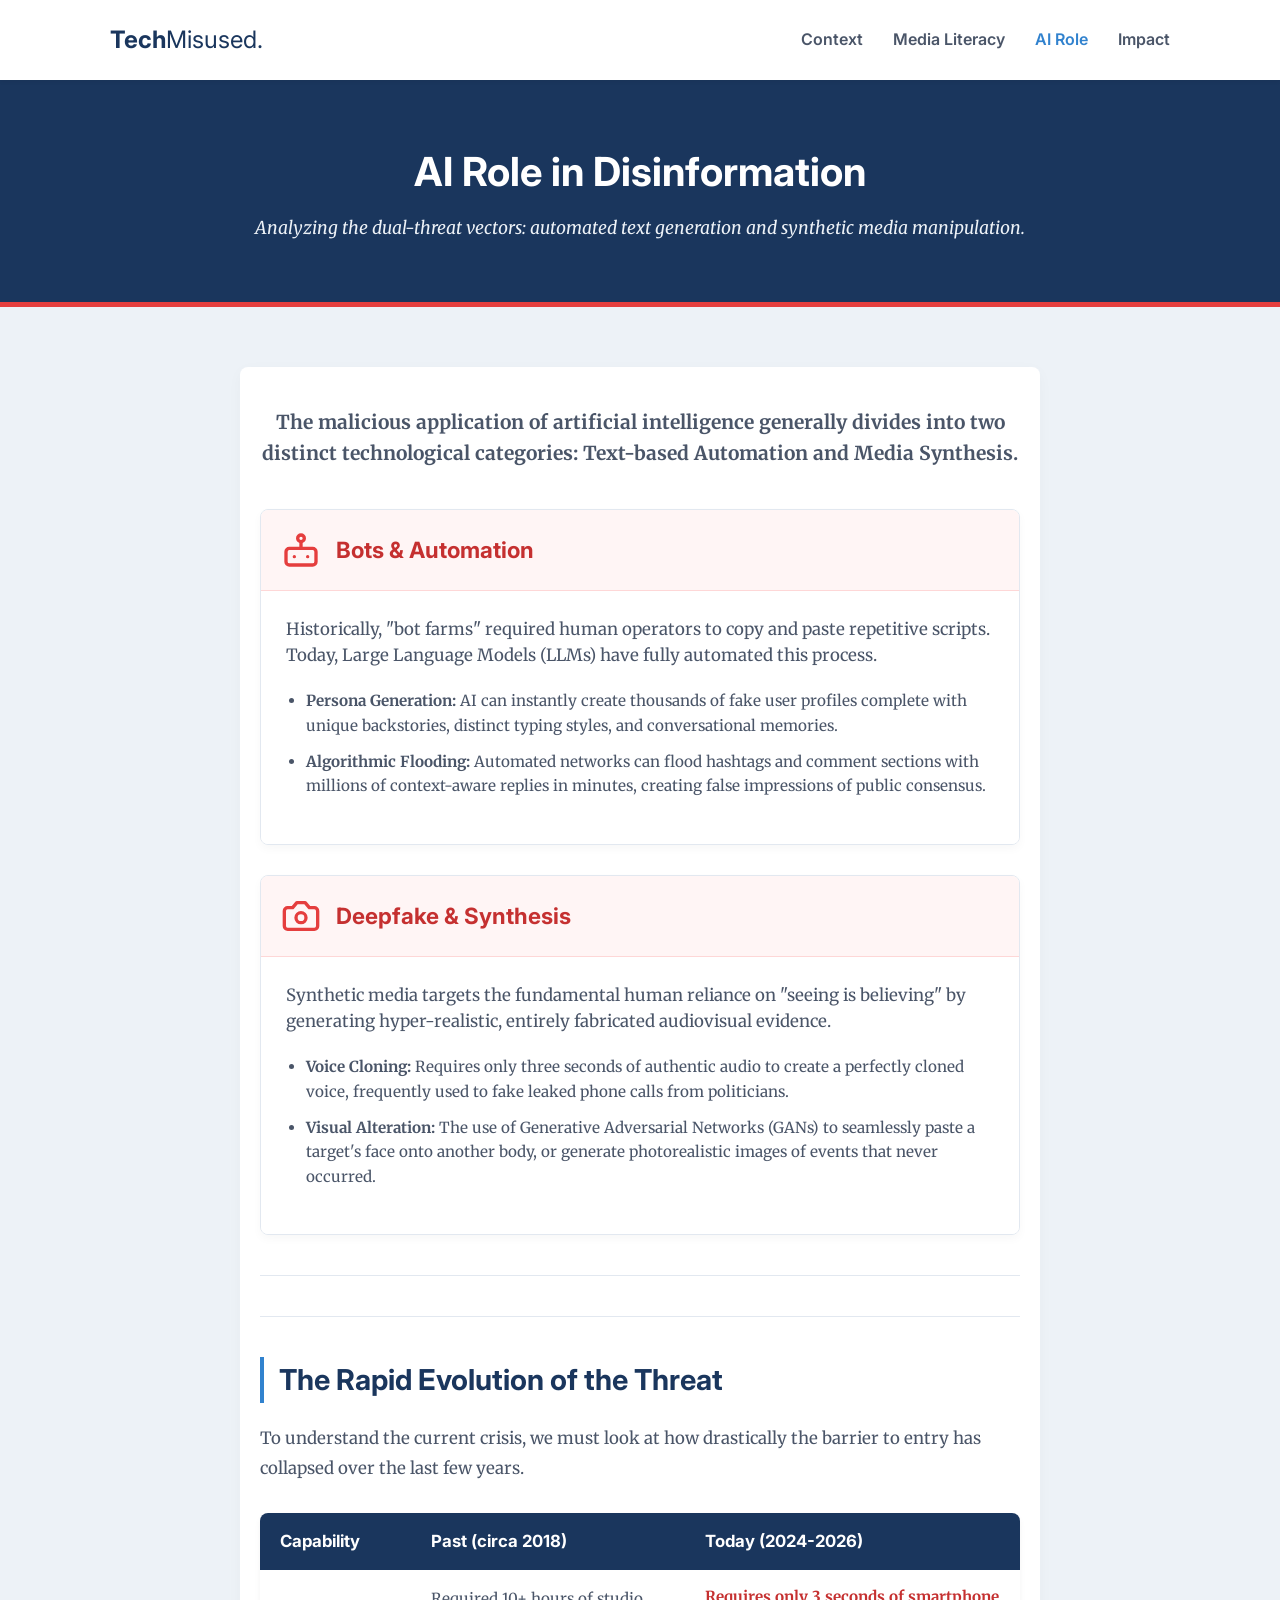
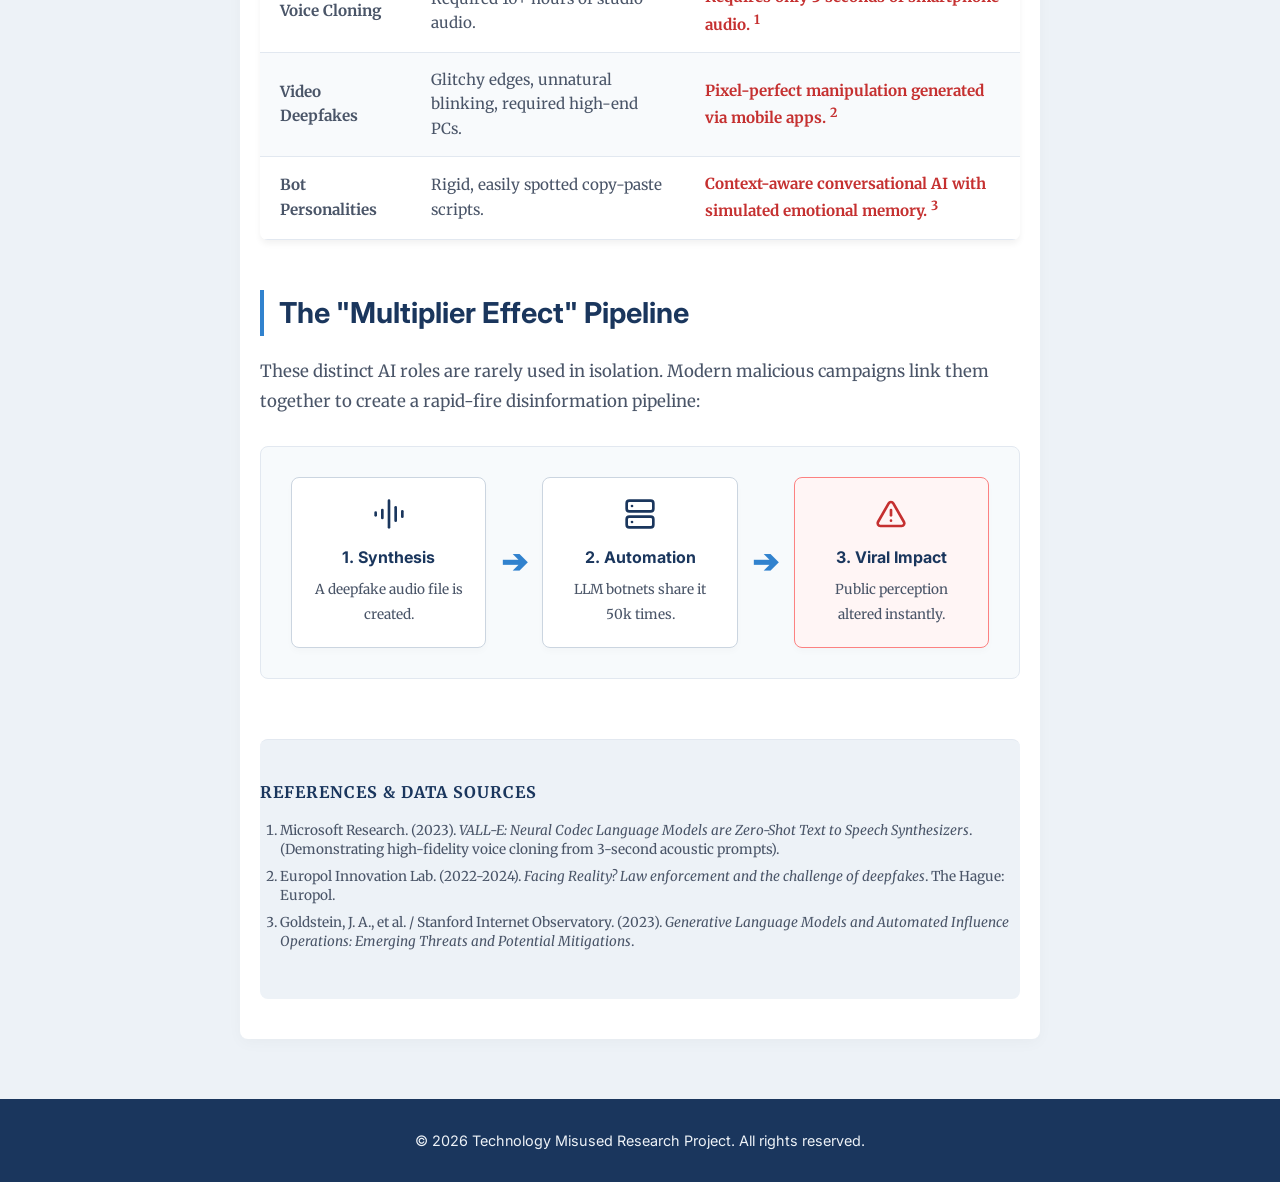
<file: ai-role.html>
<!DOCTYPE html>
<html lang="en">
<head>
    <meta charset="UTF-8">
    <meta name="viewport" content="width=device-width, initial-scale=1.0">
    <title>3. AI Role | Technology Misused</title>
    <link rel="stylesheet" href="style.css">
    <link href="https://fonts.googleapis.com/css2?family=Inter:wght@400;600;700&family=Merriweather:wght@300;400;700&display=swap" rel="stylesheet">
</head>
<body>

    <!-- ========================= -->
    <!-- HEADER & NAVIGATION START -->
    <!-- ========================= -->
    <header class="site-header">
        <div class="container nav-container">
            <div class="site-logo">
                <a href="index.html" style="text-decoration: none; color: inherit;"><strong>Tech</strong>Misused.</a>
            </div>
            <nav class="main-nav">
                <ul>
                    <li><a href="context.html">Context</a></li>
                    <li><a href="methodology.html">Media Literacy</a></li>
                    <li><a href="ai-role.html" class="active">AI Role</a></li>
                    <li><a href="impact.html">Impact</a></li>
                </ul>
            </nav>
        </div>
    </header>

    <!-- ========================= -->
    <!-- PAGE HERO HEADER START    -->
    <!-- ========================= -->
    <section class="page-header" style="border-bottom-color: #E53E3E;"> <!-- Red accent for threat level -->
        <div class="container">
            <h1>AI Role in Disinformation</h1>
            <p>Analyzing the dual-threat vectors: automated text generation and synthetic media manipulation.</p>
        </div>
    </section>

    <!-- ========================= -->
    <!-- ACADEMIC CONTENT START    -->
    <!-- ========================= -->
    <main class="reading-container">
        
        <p class="lead-text" style="text-align: center; margin-bottom: 40px;">The malicious application of artificial intelligence generally divides into two distinct technological categories: Text-based Automation and Media Synthesis.</p>

        <!-- Threat Profiles Container -->
        <div class="threat-profiles">
            
            <!-- From Sitemap: Bots & Automation -->
            <div class="threat-card">
                <div class="threat-header">
                    <svg width="40" height="40" viewBox="0 0 24 24" fill="none" stroke="#E53E3E" stroke-width="2" stroke-linecap="round" stroke-linejoin="round"><rect x="3" y="11" width="18" height="10" rx="2"></rect><circle cx="12" cy="5" r="2"></circle><path d="M12 7v4"></path><line x1="8" y1="16" x2="8" y2="16"></line><line x1="16" y1="16" x2="16" y2="16"></line></svg>
                    <h3>Bots & Automation</h3>
                </div>
                <div class="threat-body">
                    <p>Historically, "bot farms" required human operators to copy and paste repetitive scripts. Today, Large Language Models (LLMs) have fully automated this process.</p>
                    <ul class="academic-list small-list">
                        <li><strong>Persona Generation:</strong> AI can instantly create thousands of fake user profiles complete with unique backstories, distinct typing styles, and conversational memories.</li>
                        <li><strong>Algorithmic Flooding:</strong> Automated networks can flood hashtags and comment sections with millions of context-aware replies in minutes, creating false impressions of public consensus.</li>
                    </ul>
                </div>
            </div>

            <!-- From Sitemap: Deepfake & Synthesis -->
            <div class="threat-card">
                <div class="threat-header">
                    <svg width="40" height="40" viewBox="0 0 24 24" fill="none" stroke="#E53E3E" stroke-width="2" stroke-linecap="round" stroke-linejoin="round"><path d="M14.5 4h-5L7 7H4a2 2 0 0 0-2 2v9a2 2 0 0 0 2 2h16a2 2 0 0 0 2-2V9a2 2 0 0 0-2-2h-3l-2.5-3z"></path><circle cx="12" cy="13" r="3"></circle></svg>
                    <h3>Deepfake & Synthesis</h3>
                </div>
                <div class="threat-body">
                    <p>Synthetic media targets the fundamental human reliance on "seeing is believing" by generating hyper-realistic, entirely fabricated audiovisual evidence.</p>
                    <ul class="academic-list small-list">
                        <li><strong>Voice Cloning:</strong> Requires only three seconds of authentic audio to create a perfectly cloned voice, frequently used to fake leaked phone calls from politicians.</li>
                        <li><strong>Visual Alteration:</strong> The use of Generative Adversarial Networks (GANs) to seamlessly paste a target's face onto another body, or generate photorealistic images of events that never occurred.</li>
                    </ul>
                </div>
            </div>

        </div>

        <hr class="section-divider">

<hr class="section-divider">

<!-- NEW VISUAL 1: Data Comparison Table -->
        <section class="content-block">
            <h2>The Rapid Evolution of the Threat</h2>
            <p>To understand the current crisis, we must look at how drastically the barrier to entry has collapsed over the last few years.</p>
            
            <div class="table-container">
                <table class="academic-table">
                    <thead>
                        <tr>
                            <th>Capability</th>
                            <th>Past (circa 2018)</th>
                            <th>Today (2024-2026)</th>
                        </tr>
                    </thead>
                    <tbody>
                        <tr>
                            <td><strong>Voice Cloning</strong></td>
                            <td>Required 10+ hours of studio audio.</td>
                            <td class="danger-text">Requires only 3 seconds of smartphone audio. <sup>1</sup></td>
                        </tr>
                        <tr>
                            <td><strong>Video Deepfakes</strong></td>
                            <td>Glitchy edges, unnatural blinking, required high-end PCs.</td>
                            <td class="danger-text">Pixel-perfect manipulation generated via mobile apps. <sup>2</sup></td>
                        </tr>
                        <tr>
                            <td><strong>Bot Personalities</strong></td>
                            <td>Rigid, easily spotted copy-paste scripts.</td>
                            <td class="danger-text">Context-aware conversational AI with simulated emotional memory. <sup>3</sup></td>
                        </tr>
                    </tbody>
                </table>
            </div>
        </section>

        <!-- NEW VISUAL 2: The Pipeline Diagram -->
        <section class="content-block" style="margin-top: 50px;">
            <h2>The "Multiplier Effect" Pipeline</h2>
            <p>These distinct AI roles are rarely used in isolation. Modern malicious campaigns link them together to create a rapid-fire disinformation pipeline:</p>

            <div class="pipeline-diagram">
                <!-- Step 1 -->
                <div class="pipeline-box">
                    <span class="pipeline-icon">
                        <!-- Audio Waveform SVG -->
                        <svg width="32" height="32" viewBox="0 0 24 24" fill="none" stroke="currentColor" stroke-width="2" stroke-linecap="round" stroke-linejoin="round" style="color: var(--navy-blue);"><path d="M12 2v20"></path><path d="M17 7v10"></path><path d="M7 9v6"></path><path d="M22 10v4"></path><path d="M2 11v2"></path></svg>
                    </span>
                    <strong>1. Synthesis</strong>
                    <span>A deepfake audio file is created.</span>
                </div>
                
                <div class="pipeline-arrow">➔</div>

                <!-- Step 2 -->
                <div class="pipeline-box">
                    <span class="pipeline-icon">
                        <!-- Server/Bot Network SVG -->
                        <svg width="32" height="32" viewBox="0 0 24 24" fill="none" stroke="currentColor" stroke-width="2" stroke-linecap="round" stroke-linejoin="round" style="color: var(--navy-blue);"><rect x="2" y="2" width="20" height="8" rx="2" ry="2"></rect><rect x="2" y="14" width="20" height="8" rx="2" ry="2"></rect><line x1="6" y1="6" x2="6.01" y2="6"></line><line x1="6" y1="18" x2="6.01" y2="18"></line></svg>
                    </span>
                    <strong>2. Automation</strong>
                    <span>LLM botnets share it 50k times.</span>
                </div>

                <div class="pipeline-arrow">➔</div>

                <!-- Step 3 -->
                <div class="pipeline-box alert-box">
                    <span class="pipeline-icon">
                        <!-- Alert/Warning SVG -->
                        <svg width="32" height="32" viewBox="0 0 24 24" fill="none" stroke="currentColor" stroke-width="2" stroke-linecap="round" stroke-linejoin="round" style="color: #C53030;"><path d="m21.73 18-8-14a2 2 0 0 0-3.48 0l-8 14A2 2 0 0 0 4 21h16a2 2 0 0 0 1.73-3Z"></path><line x1="12" y1="9" x2="12" y2="13"></line><line x1="12" y1="17" x2="12.01" y2="17"></line></svg>
                    </span>
                    <strong>3. Viral Impact</strong>
                    <span>Public perception altered instantly.</span>
                </div>
            </div>
        </section>

        <!-- ============================== -->
        <!-- CITATIONS / REFERENCES START   -->
        <!-- ============================== -->
        <section class="citations-section" style="margin-top: 60px; border-radius: 8px;">
            <div class="container" style="padding-left: 0; padding-right: 0;">
                <h4>References & Data Sources</h4>
                <ol>
                    <li>Microsoft Research. (2023). <em>VALL-E: Neural Codec Language Models are Zero-Shot Text to Speech Synthesizers</em>. (Demonstrating high-fidelity voice cloning from 3-second acoustic prompts).</li>
                    <li>Europol Innovation Lab. (2022-2024). <em>Facing Reality? Law enforcement and the challenge of deepfakes</em>. The Hague: Europol.</li>
                    <li>Goldstein, J. A., et al. / Stanford Internet Observatory. (2023). <em>Generative Language Models and Automated Influence Operations: Emerging Threats and Potential Mitigations</em>.</li>
                </ol>
            </div>
        </section>
        <!-- ============================ -->
        <!-- CITATIONS / REFERENCES END   -->
        <!-- ============================ -->

    </main>

    <!-- ================= -->
    <!-- FOOTER START      -->
    <!-- ================= -->
    <footer class="site-footer">
        <div class="container">
            <p>&copy; 2026 Technology Misused Research Project. All rights reserved.</p>
        </div>
    </footer>

</body>
</html>
</file>
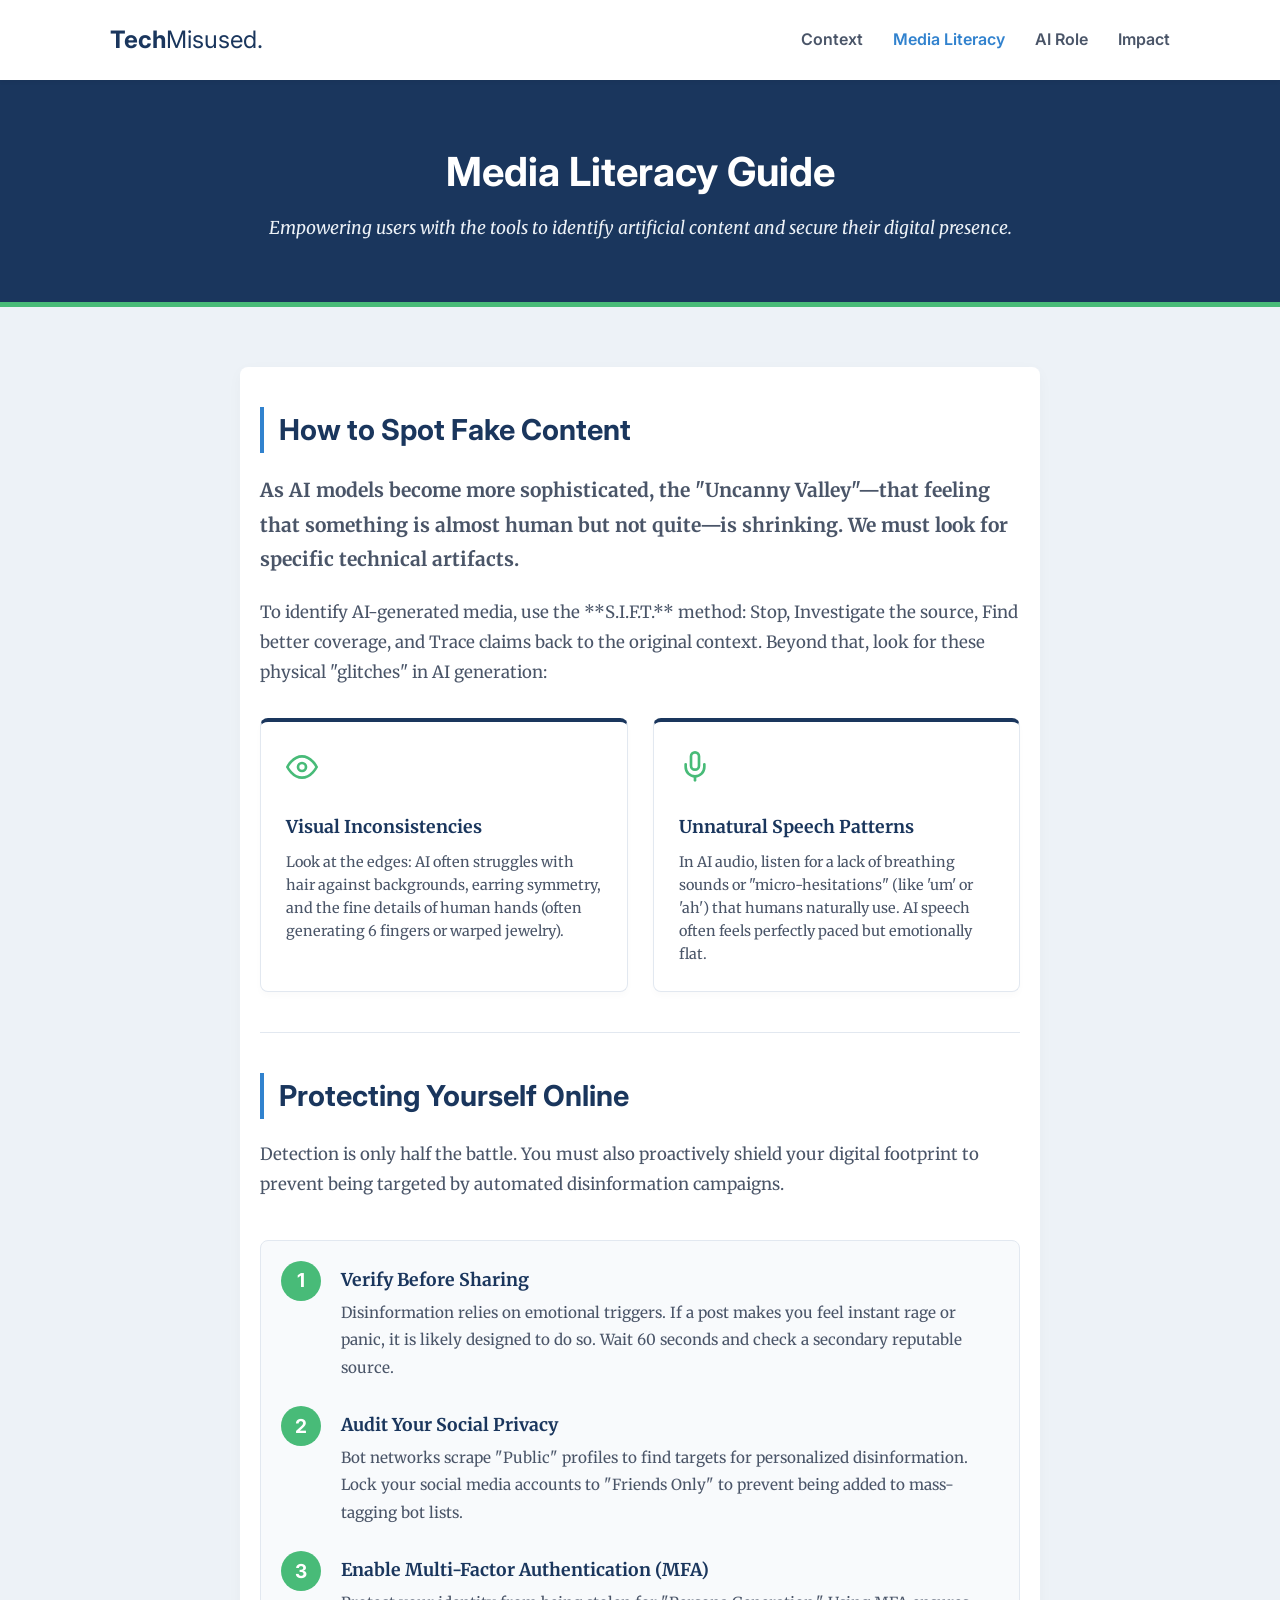
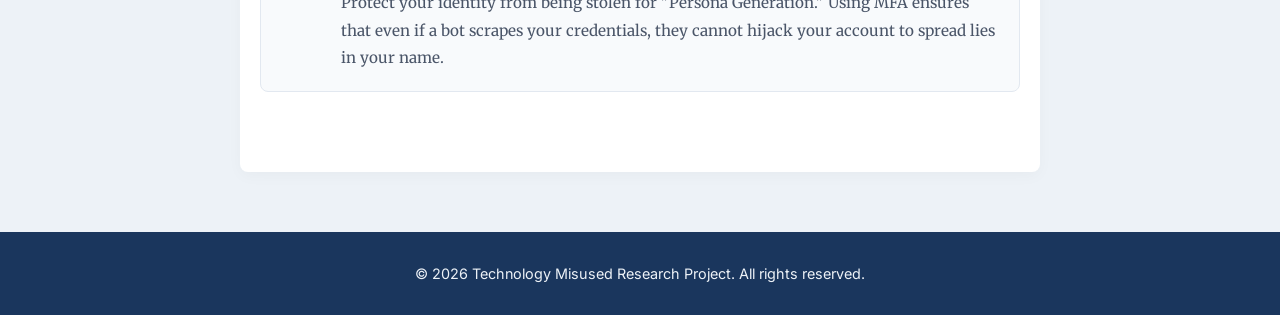
<file: methodology.html>
<!DOCTYPE html>
<html lang="en">
<head>
    <meta charset="UTF-8">
    <meta name="viewport" content="width=device-width, initial-scale=1.0">
    <title>2. Methodology | Technology Misused</title>
    <link rel="stylesheet" href="style.css">
    <link href="https://fonts.googleapis.com/css2?family=Inter:wght@400;600;700&family=Merriweather:wght@300;400;700&display=swap" rel="stylesheet">
</head>
<body>

    <!-- ========================= -->
    <!-- HEADER & NAVIGATION START -->
    <!-- ========================= -->
    <header class="site-header">
        <div class="container nav-container">
            <div class="site-logo">
                <a href="index.html" style="text-decoration: none; color: inherit;"><strong>Tech</strong>Misused.</a>
            </div>
            <nav class="main-nav">
                <ul>
                    <li><a href="context.html">Context</a></li>
                    <li><a href="methodology.html" class="active">Media Literacy</a></li>
                    <li><a href="ai-role.html">AI Role</a></li>
                    <li><a href="impact.html">Impact</a></li>
                </ul>
            </nav>
        </div>
    </header>

<!-- ========================= -->
    <!-- PAGE HERO HEADER START    -->
    <!-- ========================= -->
    <section class="page-header" style="border-bottom-color: #48BB78;"> <!-- Green for growth/learning -->
        <div class="container">
            <h1>Media Literacy Guide</h1>
            <p>Empowering users with the tools to identify artificial content and secure their digital presence.</p>
        </div>
    </section>

    <!-- ========================= -->
    <!-- ACADEMIC CONTENT START    -->
    <!-- ========================= -->
    <main class="reading-container">
        
        <!-- SECTION 1: How to Spot Fake Content -->
        <section class="content-block">
            <h2>How to Spot Fake Content</h2>
            <p class="lead-text">As AI models become more sophisticated, the "Uncanny Valley"—that feeling that something is almost human but not quite—is shrinking. We must look for specific technical artifacts.</p>
            
            <p>To identify AI-generated media, use the **S.I.F.T.** method: Stop, Investigate the source, Find better coverage, and Trace claims back to the original context. Beyond that, look for these physical "glitches" in AI generation:</p>

            <div class="findings-grid">
                <!-- Tip 1 -->
                <div class="finding-card">
                    <span class="finding-icon">
                        <svg width="32" height="32" viewBox="0 0 24 24" fill="none" stroke="currentColor" stroke-width="2" stroke-linecap="round" stroke-linejoin="round" style="color: #48BB78;"><path d="M1 12s4-8 11-8 11 8 11 8-4 8-11 8-11-8-11-8z"></path><circle cx="12" cy="12" r="3"></circle></svg>
                    </span>
                    <h4>Visual Inconsistencies</h4>
                    <p>Look at the edges: AI often struggles with hair against backgrounds, earring symmetry, and the fine details of human hands (often generating 6 fingers or warped jewelry).</p>
                </div>
                <!-- Tip 2 -->
                <div class="finding-card">
                    <span class="finding-icon">
                        <svg width="32" height="32" viewBox="0 0 24 24" fill="none" stroke="currentColor" stroke-width="2" stroke-linecap="round" stroke-linejoin="round" style="color: #48BB78;"><path d="M12 1a3 3 0 0 0-3 3v7a3 3 0 0 0 6 0V4a3 3 0 0 0-3-3z"></path><path d="M19 10v2a7 7 0 0 1-14 0v-2"></path><line x1="12" y1="19" x2="12" y2="22"></line></svg>
                    </span>
                    <h4>Unnatural Speech Patterns</h4>
                    <p>In AI audio, listen for a lack of breathing sounds or "micro-hesitations" (like 'um' or 'ah') that humans naturally use. AI speech often feels perfectly paced but emotionally flat.</p>
                </div>
            </div>
        </section>

        <hr class="section-divider">

        <!-- SECTION 2: Protecting Yourself Online -->
        <section class="content-block">
            <h2>Protecting Yourself Online</h2>
            <p>Detection is only half the battle. You must also proactively shield your digital footprint to prevent being targeted by automated disinformation campaigns.</p>
            
            <div class="process-timeline">
                <div class="process-step">
                    <div class="step-number" style="background-color: #48BB78;">1</div>
                    <div class="step-content">
                        <h4>Verify Before Sharing</h4>
                        <p>Disinformation relies on emotional triggers. If a post makes you feel instant rage or panic, it is likely designed to do so. Wait 60 seconds and check a secondary reputable source.</p>
                    </div>
                </div>
                <div class="process-step">
                    <div class="step-number" style="background-color: #48BB78;">2</div>
                    <div class="step-content">
                        <h4>Audit Your Social Privacy</h4>
                        <p>Bot networks scrape "Public" profiles to find targets for personalized disinformation. Lock your social media accounts to "Friends Only" to prevent being added to mass-tagging bot lists.</p>
                    </div>
                </div>
                <div class="process-step">
                    <div class="step-number" style="background-color: #48BB78;">3</div>
                    <div class="step-content">
                        <h4>Enable Multi-Factor Authentication (MFA)</h4>
                        <p>Protect your identity from being stolen for "Persona Generation." Using MFA ensures that even if a bot scrapes your credentials, they cannot hijack your account to spread lies in your name.</p>
                    </div>
                </div>
            </div>
        </section>

    </main>
    <!-- ========================= -->
    <!-- ACADEMIC CONTENT END      -->
    <!-- ========================= -->

    <!-- ================= -->
    <!-- FOOTER START      -->
    <!-- ================= -->
    <footer class="site-footer">
        <div class="container">
            <p>&copy; 2026 Technology Misused Research Project. All rights reserved.</p>
        </div>
    </footer>

</body>
</html>
</file>
<file: style.css>
html {
    scroll-behavior: smooth;
}

/* ========================= */
/* GLOBAL VARIABLES & RESETS */
/* ========================= */
:root {
    /* Color Palette: Academic / Think Tank */
    --navy-blue: #1A365D;
    --slate-gray: #4A5568;
    --light-gray: #EDF2F7;
    --white: #FFFFFF;
    --accent-blue: #3182CE;
}

/* Removes default spacing added by browsers */
* {
    margin: 0;
    padding: 0;
    box-sizing: border-box;
}

body {
    font-family: 'Merriweather', serif; /* Serif for readability */
    color: var(--slate-gray);
    background-color: var(--light-gray);
    line-height: 1.6;
}

h1, h2, h3, nav {
    font-family: 'Inter', sans-serif; /* Clean Sans-Serif for headers */
    color: var(--navy-blue);
}

/* A reusable container class to keep everything centered and neat */
.container {
    max-width: 1100px;
    margin: 0 auto;
    padding: 0 20px;
}


/* ========================= */
/* HEADER & NAVIGATION STYLES*/
/* ========================= */
.site-header {
    background-color: var(--white);
    box-shadow: 0 2px 4px rgba(0,0,0,0.05); /* Soft shadow underneath */
    position: sticky;
    top: 0; /* Keeps nav at top when scrolling */
}

.nav-container {
    display: flex;
    justify-content: space-between;
    align-items: center;
    height: 80px;
}

.site-logo {
    font-family: 'Inter', sans-serif;
    font-size: 1.5rem;
    color: var(--navy-blue);
}

.main-nav ul {
    display: flex;
    list-style: none; /* Removes bullet points */
    gap: 30px; /* Space between links */
}

.main-nav a {
    text-decoration: none; /* Removes underlines */
    color: var(--slate-gray);
    font-weight: 600;
    transition: color 0.3s ease;
}

.main-nav a:hover, 
.main-nav a.active {
    color: var(--accent-blue);
}


/* ========================= */
/* HERO SECTION STYLES       */
/* ========================= */
.hero-section {
    background-color: var(--navy-blue);
    color: var(--white);
    padding: 100px 0;
    text-align: center;
}

.hero-title {
    color: var(--white);
    font-size: 3rem;
    margin-bottom: 20px;
    line-height: 1.2;
}

.hero-subtitle {
    font-size: 1.2rem;
    max-width: 800px;
    margin: 0 auto 40px auto; /* Centers the text block */
    color: var(--light-gray);
}

/* The Call to Action Button */
.btn-primary {
    display: inline-block;
    background-color: var(--accent-blue);
    color: var(--white);
    padding: 15px 30px;
    text-decoration: none;
    font-family: 'Inter', sans-serif;
    font-weight: bold;
    border-radius: 4px; /* Slightly rounded corners */
    transition: background-color 0.3s ease;
}

.btn-primary:hover {
    background-color: #2b6cb0; /* Slightly darker blue on hover */
}

/* ========================= */
/* OVERVIEW SECTION STYLES   */
/* ========================= */
.overview-section {
    padding: 80px 0 40px 0;
    text-align: center;
}

.section-title {
    font-size: 2.2rem;
    margin-bottom: 20px;
}

.section-text {
    max-width: 800px;
    margin: 0 auto;
    font-size: 1.1rem;
}

/* ========================= */
/* DIRECTORY GRID STYLES     */
/* ========================= */
.directory-section {
    padding: 40px 0 80px 0;
}

/* CSS Grid allows us to easily make a 2x2 layout */
.cards-grid {
    display: grid;
    grid-template-columns: 1fr 1fr; /* Two columns equal width */
    gap: 30px; /* Space between the cards */
}

/* Individual Card Styling */
.card {
    background-color: var(--white);
    border-radius: 8px; /* Soft rounded edges */
    box-shadow: 0 4px 6px rgba(0,0,0,0.05); /* Soft drop shadow */
    border: 1px solid #E2E8F0; /* Very light gray border */
    transition: transform 0.3s ease, box-shadow 0.3s ease; /* Smooth hover animation */
}

/* Make the card pop up slightly when you hover over it */
.card:hover {
    transform: translateY(-5px); 
    box-shadow: 0 10px 15px rgba(0,0,0,0.1);
}

.card-content {
    padding: 40px;
}

.card h3 {
    font-size: 1.5rem;
    margin-bottom: 15px;
    color: var(--navy-blue);
}

.card p {
    margin-bottom: 25px;
    font-size: 1rem;
}

.card-link {
    display: inline-block;
    color: var(--accent-blue);
    text-decoration: none;
    font-family: 'Inter', sans-serif;
    font-weight: bold;
    font-size: 0.95rem;
}

.card-link:hover {
    text-decoration: underline;
}

/* ========================= */
/* FOOTER STYLES             */
/* ========================= */
.site-footer {
    background-color: var(--navy-blue);
    color: var(--light-gray);
    text-align: center;
    padding: 30px 0;
    font-family: 'Inter', sans-serif;
    font-size: 0.9rem;
}

/* ========================= */
/* STATS / NUMBERS STYLES    */
/* ========================= */
.stats-section {
    background-color: var(--navy-blue); /* Dark background to break up the page */
    color: var(--white);
    padding: 60px 0;
}

.stats-container {
    display: flex;
    justify-content: space-around; /* Spreads the 3 numbers out perfectly evenly */
    text-align: center;
    flex-wrap: wrap; /* Makes sure it looks good if the screen shrinks */
    gap: 30px;
}

.stat-number {
    display: block;
    font-family: 'Inter', sans-serif;
    font-size: 3.5rem; /* Massive text to catch the eye */
    font-weight: 700;
    color: var(--accent-blue); /* The bright blue pops on the dark navy */
    line-height: 1;
    margin-bottom: 10px;
}

.stat-label {
    font-size: 1.1rem;
    font-weight: 300;
    opacity: 0.9;
}

/* ========================= */
/* CTA SECTION STYLES        */
/* ========================= */
.cta-section {
    background-color: var(--white);
    text-align: center;
    padding: 80px 0;
    border-top: 1px solid #E2E8F0; /* A tiny gray line to separate it from the stats */
}

.cta-section h2 {
    font-size: 2rem;
    margin-bottom: 15px;
}

.cta-section p {
    margin-bottom: 30px;
    color: var(--slate-gray);
    font-size: 1.1rem;
}

/* ========================= */
/* CITATIONS STYLES          */
/* ========================= */
.citations-section {
    background-color: var(--light-gray);
    padding: 40px 0;
    border-top: 1px solid #E2E8F0;
}

.citations-section h4 {
    font-size: 1rem;
    color: var(--navy-blue);
    margin-bottom: 15px;
    text-transform: uppercase;
    letter-spacing: 1px;
}

.citations-section ol {
    padding-left: 20px; /* Indents the numbered list */
}

.citations-section li {
    font-size: 0.85rem; /* Smaller text for footnotes */
    color: var(--slate-gray);
    margin-bottom: 8px;
    line-height: 1.4;
}

/* Adjust the superscript numbers in the stats section to look neat */
.stat-label sup {
    font-size: 0.6rem;
    vertical-align: super;
}

/* ========================= */
/* MOBILE RESPONSIVENESS     */
/* ========================= */
@media (max-width: 768px) {
    /* Make the 4 cards stack in a single column on small screens */
    .cards-grid {
        grid-template-columns: 1fr; 
    }
    
    /* Shrink the huge hero title slightly so it fits on phone screens */
    .hero-title {
        font-size: 2.2rem;
    }

    /* Bring the navigation links closer together */
    .main-nav ul {
        gap: 15px;
        font-size: 0.9rem;
    }
}

/* ========================= */
/* INTERNAL PAGE STYLES      */
/* ========================= */

/* The smaller hero banner at the top of sub-pages */
.page-header {
    background-color: var(--navy-blue);
    color: var(--white);
    padding: 60px 0;
    text-align: center;
    border-bottom: 5px solid var(--accent-blue);
}

.page-header h1 {
    color: var(--white);
    font-size: 2.5rem;
    margin-bottom: 10px;
}

.page-header p {
    color: var(--light-gray);
    font-size: 1.1rem;
    font-style: italic;
}

/* The narrow container for easy reading */
.reading-container {
    max-width: 800px; /* Narrower than the 1100px home container! */
    margin: 60px auto;
    padding: 0 20px;
    background-color: var(--white);
    padding-top: 40px;
    padding-bottom: 40px;
    border-radius: 8px;
    box-shadow: 0 4px 15px rgba(0,0,0,0.03);
}

.content-block {
    margin-bottom: 40px;
}

.content-block h2 {
    font-size: 1.8rem;
    margin-bottom: 20px;
    color: var(--navy-blue);
    border-left: 4px solid var(--accent-blue); /* A nice blue line next to the title */
    padding-left: 15px;
}

.content-block p {
    margin-bottom: 20px;
    font-size: 1.05rem;
    line-height: 1.8;
}

/* Makes the first paragraph of a section stand out */
.lead-text {
    font-size: 1.2rem !important;
    font-weight: 700;
    color: var(--slate-gray);
}

/* Academic bullet point lists */
.academic-list {
    margin-left: 20px;
    margin-bottom: 20px;
}

.academic-list li {
    margin-bottom: 15px;
    font-size: 1.05rem;
    line-height: 1.6;
}

/* The line between Background and Objectives */
.section-divider {
    border: 0;
    height: 1px;
    background: #E2E8F0;
    margin: 40px 0;
}

/* ========================= */
/* VISUAL BREAKS (QUOTES, ETC)*/
/* ========================= */

/* Editorial Image Styling */
.editorial-figure {
    margin: 25px 0; /* Adds space above and below the image */
}

.editorial-img {
    width: 100%; /* Makes image fill the reading container perfectly */
    height: auto;
    border-radius: 8px; /* Soft edges to match our cards */
    box-shadow: 0 4px 10px rgba(0,0,0,0.1); /* Subtle depth */
}

.image-caption {
    font-family: 'Inter', sans-serif;
    font-size: 0.85rem;
    color: #718096;
    text-align: center;
    margin-top: 10px;
    font-style: italic;
}

/* Callout Box Styling */
.callout-box {
    background-color: #F7FAFC; /* A very soft blue/gray */
    border: 1px solid #E2E8F0;
    border-left: 5px solid var(--accent-blue); /* Strong blue line on the left */
    padding: 20px 25px;
    margin: 35px 0;
    border-radius: 0 8px 8px 0;
}

.callout-box h4 {
    font-family: 'Inter', sans-serif;
    color: var(--navy-blue);
    margin-bottom: 10px;
    font-size: 1.1rem;
}

.callout-box p {
    margin-bottom: 0; /* Removes bottom spacing so it fits snug in the box */
    font-size: 0.95rem;
}

/* Pull-Quote Styling */
.pull-quote {
    font-family: 'Inter', sans-serif;
    font-size: 1.6rem;
    font-weight: 700;
    color: var(--navy-blue);
    line-height: 1.4;
    margin: 40px 0;
    padding-left: 20px;
    border-left: 4px solid var(--accent-blue);
    font-style: italic;
}

/* ========================= */
/* METHODOLOGY PAGE STYLES   */
/* ========================= */

/* Process Timeline Styling */
.process-timeline {
    margin: 40px 0;
    padding: 20px;
    background-color: #F8FAFC;
    border-radius: 8px;
    border: 1px solid #E2E8F0;
}

.process-step {
    display: flex;
    align-items: flex-start;
    margin-bottom: 25px;
}

.process-step:last-child {
    margin-bottom: 0; /* Removes extra space at the very bottom */
}

.step-number {
    background-color: var(--accent-blue);
    color: var(--white);
    font-family: 'Inter', sans-serif;
    font-size: 1.2rem;
    font-weight: 700;
    width: 40px;
    height: 40px;
    display: flex;
    align-items: center;
    justify-content: center;
    border-radius: 50%; /* Makes it a perfect circle */
    flex-shrink: 0; /* Prevents the circle from squishing */
    margin-right: 20px;
}

.step-content h4 {
    color: var(--navy-blue);
    font-size: 1.1rem;
    margin-bottom: 5px;
    padding-top: 5px; /* Aligns the text with the middle of the circle */
}

.step-content p {
    font-size: 0.95rem;
    margin-bottom: 0;
}

/* Findings Grid Styling */
.findings-grid {
    display: grid;
    grid-template-columns: 1fr 1fr; /* 2 equal columns */
    gap: 25px;
    margin-top: 30px;
}

.finding-card {
    background-color: var(--white);
    border: 1px solid #E2E8F0;
    padding: 25px;
    border-radius: 8px;
    border-top: 4px solid var(--navy-blue); /* A nice bold line at the top */
    box-shadow: 0 4px 6px rgba(0,0,0,0.02);
}

.finding-icon {
    font-size: 2rem;
    display: block;
    margin-bottom: 15px;
}

.finding-card h4 {
    font-size: 1.1rem;
    margin-bottom: 10px;
    color: var(--navy-blue);
}

.finding-card p {
    font-size: 0.9rem;
    line-height: 1.6;
    margin-bottom: 0;
}

/* Mobile Responsiveness for Findings */
@media (max-width: 600px) {
    .findings-grid {
        grid-template-columns: 1fr; /* Stacks the finding cards on small phone screens */
    }
}

/* ========================= */
/* AI ROLE PAGE STYLES       */
/* ========================= */

.threat-profiles {
    display: flex;
    flex-direction: column;
    gap: 30px;
    margin-bottom: 40px;
}

.threat-card {
    border: 1px solid #E2E8F0;
    border-radius: 8px;
    overflow: hidden; /* Keeps the top header neat */
    box-shadow: 0 4px 10px rgba(0,0,0,0.03);
}

.threat-header {
    background-color: #FFF5F5; /* Very pale warning red */
    border-bottom: 1px solid #FED7D7;
    padding: 20px;
    display: flex;
    align-items: center;
    gap: 15px;
}

.threat-header h3 {
    color: #C53030; /* Deep warning red */
    font-size: 1.4rem;
    margin: 0;
}

.threat-body {
    background-color: var(--white);
    padding: 25px;
}

.threat-body p {
    font-size: 1.05rem;
    margin-bottom: 20px;
}

.small-list li {
    font-size: 0.95rem;
    margin-bottom: 12px;
}

/* Mobile check for threat cards */
@media (max-width: 600px) {
    .threat-header {
        flex-direction: column;
        text-align: center;
    }
}

/* ========================= */
/* DATA TABLE & DIAGRAM      */
/* ========================= */

/* Academic Table Styling */
.table-container {
    overflow-x: auto; /* Lets the table scroll horizontally on small phones! */
    margin: 30px 0;
    box-shadow: 0 4px 6px rgba(0,0,0,0.05);
    border-radius: 8px;
}

.academic-table {
    width: 100%;
    border-collapse: collapse; /* Removes ugly gaps between borders */
    background-color: var(--white);
    text-align: left;
}

.academic-table th {
    background-color: var(--navy-blue);
    color: var(--white);
    padding: 15px 20px;
    font-family: 'Inter', sans-serif;
    font-size: 1.05rem;
}

.academic-table td {
    padding: 15px 20px;
    border-bottom: 1px solid #E2E8F0;
    font-size: 0.95rem;
}

/* Adds a very faint background color to every other row for easy reading */
.academic-table tbody tr:nth-child(even) {
    background-color: #F8FAFC;
}

.danger-text {
    color: #C53030;
    font-weight: 700;
}

/* Pipeline Diagram Styling */
.pipeline-diagram {
    display: flex;
    align-items: center;
    justify-content: space-between;
    background-color: #F7FAFC;
    padding: 30px;
    border-radius: 8px;
    border: 1px solid #E2E8F0;
    margin-top: 30px;
}

.pipeline-box {
    background-color: var(--white);
    border: 1px solid #CBD5E0;
    padding: 20px;
    border-radius: 8px;
    text-align: center;
    width: 28%; /* Keeps them all equal size */
    box-shadow: 0 4px 6px rgba(0,0,0,0.02);
}

.alert-box {
    border-color: #FC8181;
    background-color: #FFF5F5;
}

.pipeline-icon {
    font-size: 2rem;
    display: block;
    margin-bottom: 10px;
}

.pipeline-box strong {
    display: block;
    color: var(--navy-blue);
    font-family: 'Inter', sans-serif;
    margin-bottom: 5px;
}

.pipeline-box span {
    font-size: 0.85rem;
    color: var(--slate-gray);
    line-height: 1.4;
}

.pipeline-arrow {
    font-size: 2rem;
    color: var(--accent-blue);
    font-weight: bold;
}

/* Mobile check for the pipeline */
@media (max-width: 768px) {
    .pipeline-diagram {
        flex-direction: column; /* Stacks the boxes top-to-bottom on phones */
        gap: 20px;
    }
    .pipeline-arrow {
        transform: rotate(90deg); /* Points the arrows downward on phones! */
    }
    .pipeline-box {
        width: 100%;
    }
}

/* ========================= */
/* IMPACT & SOLUTIONS STYLES */
/* ========================= */

/* Impact Grid */
.impact-grid {
    display: flex;
    flex-direction: column;
    gap: 25px;
    margin-top: 30px;
}

.impact-item {
    display: flex;
    align-items: flex-start;
    gap: 20px;
    background-color: #FFF5F5;
    border-left: 4px solid #C53030;
    padding: 25px;
    border-radius: 0 8px 8px 0;
}

.impact-item svg {
    flex-shrink: 0; /* Keeps the icon from squishing */
    margin-top: 3px;
}

.impact-item h4 {
    color: #C53030;
    margin-bottom: 8px;
    font-size: 1.15rem;
}

.impact-item p {
    margin-bottom: 0;
    font-size: 0.95rem;
}

/* Solutions Framework (The 3 Pillars) */
.solutions-framework {
    margin-top: 40px;
}

.solution-pillar {
    display: flex;
    margin-bottom: 30px;
    background-color: var(--white);
    border: 1px solid #E2E8F0;
    border-radius: 8px;
    overflow: hidden;
    box-shadow: 0 4px 6px rgba(0,0,0,0.02);
}

.solution-pillar:last-child {
    margin-bottom: 0;
}

.pillar-number {
    background-color: #38B2AC; /* A calming, "solution-oriented" teal color */
    color: var(--white);
    font-family: 'Inter', sans-serif;
    font-size: 1.5rem;
    font-weight: 700;
    padding: 30px 20px;
    display: flex;
    align-items: center;
    justify-content: center;
    min-width: 80px;
}

.pillar-text {
    padding: 25px;
}

.pillar-text h4 {
    color: var(--navy-blue);
    font-size: 1.15rem;
    margin-bottom: 10px;
}

.pillar-text p {
    margin-bottom: 0;
    font-size: 0.95rem;
    color: var(--slate-gray);
}

/* Mobile check for Solutions */
@media (max-width: 600px) {
    .impact-item {
        flex-direction: column;
    }
    .solution-pillar {
        flex-direction: column;
    }
    .pillar-number {
        min-height: 60px;
        padding: 10px;
    }
}

/* ========================= */
/* POLICY TAGS (IMPACT PAGE) */
/* ========================= */

.tag-container {
    display: flex;
    gap: 10px;
    margin-bottom: 12px;
}

.policy-tag {
    font-family: 'Inter', sans-serif;
    font-size: 0.75rem;
    font-weight: 700;
    text-transform: uppercase;
    letter-spacing: 0.5px;
    padding: 4px 10px;
    border-radius: 20px; /* Makes them look like modern UI "pills" */
}

/* Different colors for different stakeholders */
.tag-tech {
    background-color: #EBF8FF;
    color: #2B6CB0; /* Blue for Tech */
    border: 1px solid #BEE3F8;
}

.tag-gov {
    background-color: #F0FFF4;
    color: #2F855A; /* Green for Government/Law */
    border: 1px solid #C6F6D5;
}

.tag-edu {
    background-color: #FAF5FF;
    color: #6B46C1; /* Purple for Education/Society */
    border: 1px solid #E9D8FD;
}

/* ========================= */
/* INTERACTIVE SCANNER       */
/* ========================= */
.scanner-section {
    background-color: #F7FAFC;
    padding: 80px 0;
    border-top: 1px solid #E2E8F0;
}

.scanner-header {
    text-align: center;
    max-width: 700px;
    margin: 0 auto 50px auto;
}

.scanner-header h2 {
    font-size: 2rem;
    color: var(--navy-blue);
    margin-bottom: 15px;
}

/* The Fake Post Container */
.mock-post {
    background-color: var(--white);
    max-width: 600px;
    margin: 0 auto;
    padding: 25px;
    border-radius: 12px;
    border: 1px solid #E2E8F0;
    box-shadow: 0 10px 25px rgba(0,0,0,0.05);
    transition: all 0.3s ease;
}

.post-user {
    display: flex;
    align-items: center;
    gap: 15px;
    margin-bottom: 15px;
}

.avatar {
    width: 50px;
    height: 50px;
    border-radius: 50%;
    object-fit: cover;
    border: 3px solid transparent; /* Hidden border ready for red color */
    transition: border-color 0.3s ease;
}

.post-content p {
    font-size: 1.1rem;
    color: #1A202C;
    line-height: 1.5;
}

/* === THE HIDDEN LAYER (Container for Flags) === */
.analysis-layer {
    display: none; /* This hides everything by default */
    margin-top: 20px;
    padding-top: 20px;
    border-top: 1px dashed #E2E8F0;
    animation: slideDown 0.4s ease-out forwards;
}

/* === THE RED FLAGS (Now they are list items, not bubbles) === */
.red-flag {
    display: block; /* They are always "on", but their parent hides them */
    background-color: #FFF5F5;
    border-left: 4px solid #C53030; /* Red line on left */
    color: #2D3748;
    padding: 12px;
    margin-bottom: 10px;
    font-size: 0.95rem;
    border-radius: 0 4px 4px 0;
}

.red-flag strong {
    color: #C53030;
    display: block; /* Forces the bold text to its own line */
    margin-bottom: 4px;
}

/* === THE SCAN BUTTON === */
.btn-scan {
    background-color: #000;
    color: white;
    border: none;
    padding: 12px 30px;
    font-size: 1rem;
    font-weight: bold;
    font-family: 'Inter', sans-serif;
    border-radius: 30px;
    cursor: pointer;
    box-shadow: 0 4px 10px rgba(0,0,0,0.2);
    transition: all 0.2s ease;
}

.btn-scan:hover {
    transform: translateY(-2px);
    box-shadow: 0 6px 15px rgba(0,0,0,0.3);
}

/* === ACTIVE STATE (When Scanned) === */
/* These styles trigger when JS adds the 'scanned' class */

.mock-post.scanned {
    border-color: #FC8181;
    background-color: #fffafa;
}

.mock-post.scanned .avatar {
    border-color: #E53E3E; /* Turns profile pic border red */
}

.mock-post.scanned .analysis-layer {
    display: block; /* THIS REVEALS THE FLAGS! */
}

@keyframes slideDown {
    from { opacity: 0; transform: translateY(-10px); }
    to { opacity: 1; transform: translateY(0); }
}

/* ========================= */
/* FAKE VIDEO PLAYER STYLES  */
/* ========================= */
.video-container {
    position: relative;
    margin-top: 15px;
    border-radius: 12px;
    overflow: hidden; /* Ensures the image stays inside the rounded corners */
    border: 1px solid #333;
    background-color: black;
}

.fake-video {
    width: 100%;
    height: auto;
    display: block;
    opacity: 0.8; /* Makes it look slightly dark/cinematic */
}

.live-badge {
    position: absolute;
    top: 15px;
    left: 15px;
    background-color: #E53E3E; /* Live Red */
    color: white;
    font-size: 0.75rem;
    font-weight: bold;
    padding: 2px 8px;
    border-radius: 4px;
    font-family: 'Inter', sans-serif;
    box-shadow: 0 2px 4px rgba(0,0,0,0.5);
    animation: pulse 2s infinite;
}

/* Optional: A fake play button in the center */
.play-button {
    position: absolute;
    top: 50%;
    left: 50%;
    transform: translate(-50%, -50%);
    font-size: 3rem;
    color: rgba(255, 255, 255, 0.8);
    pointer-events: none; /* Lets clicks pass through */
}

@keyframes pulse {
    0% { opacity: 1; }
    50% { opacity: 0.5; }
    100% { opacity: 1; }
}

/* Media Literacy Page Accents */
.tag-edu {
    background-color: #F0FFF4;
    color: #2F855A;
    border: 1px solid #C6F6D5;
}
</file>
